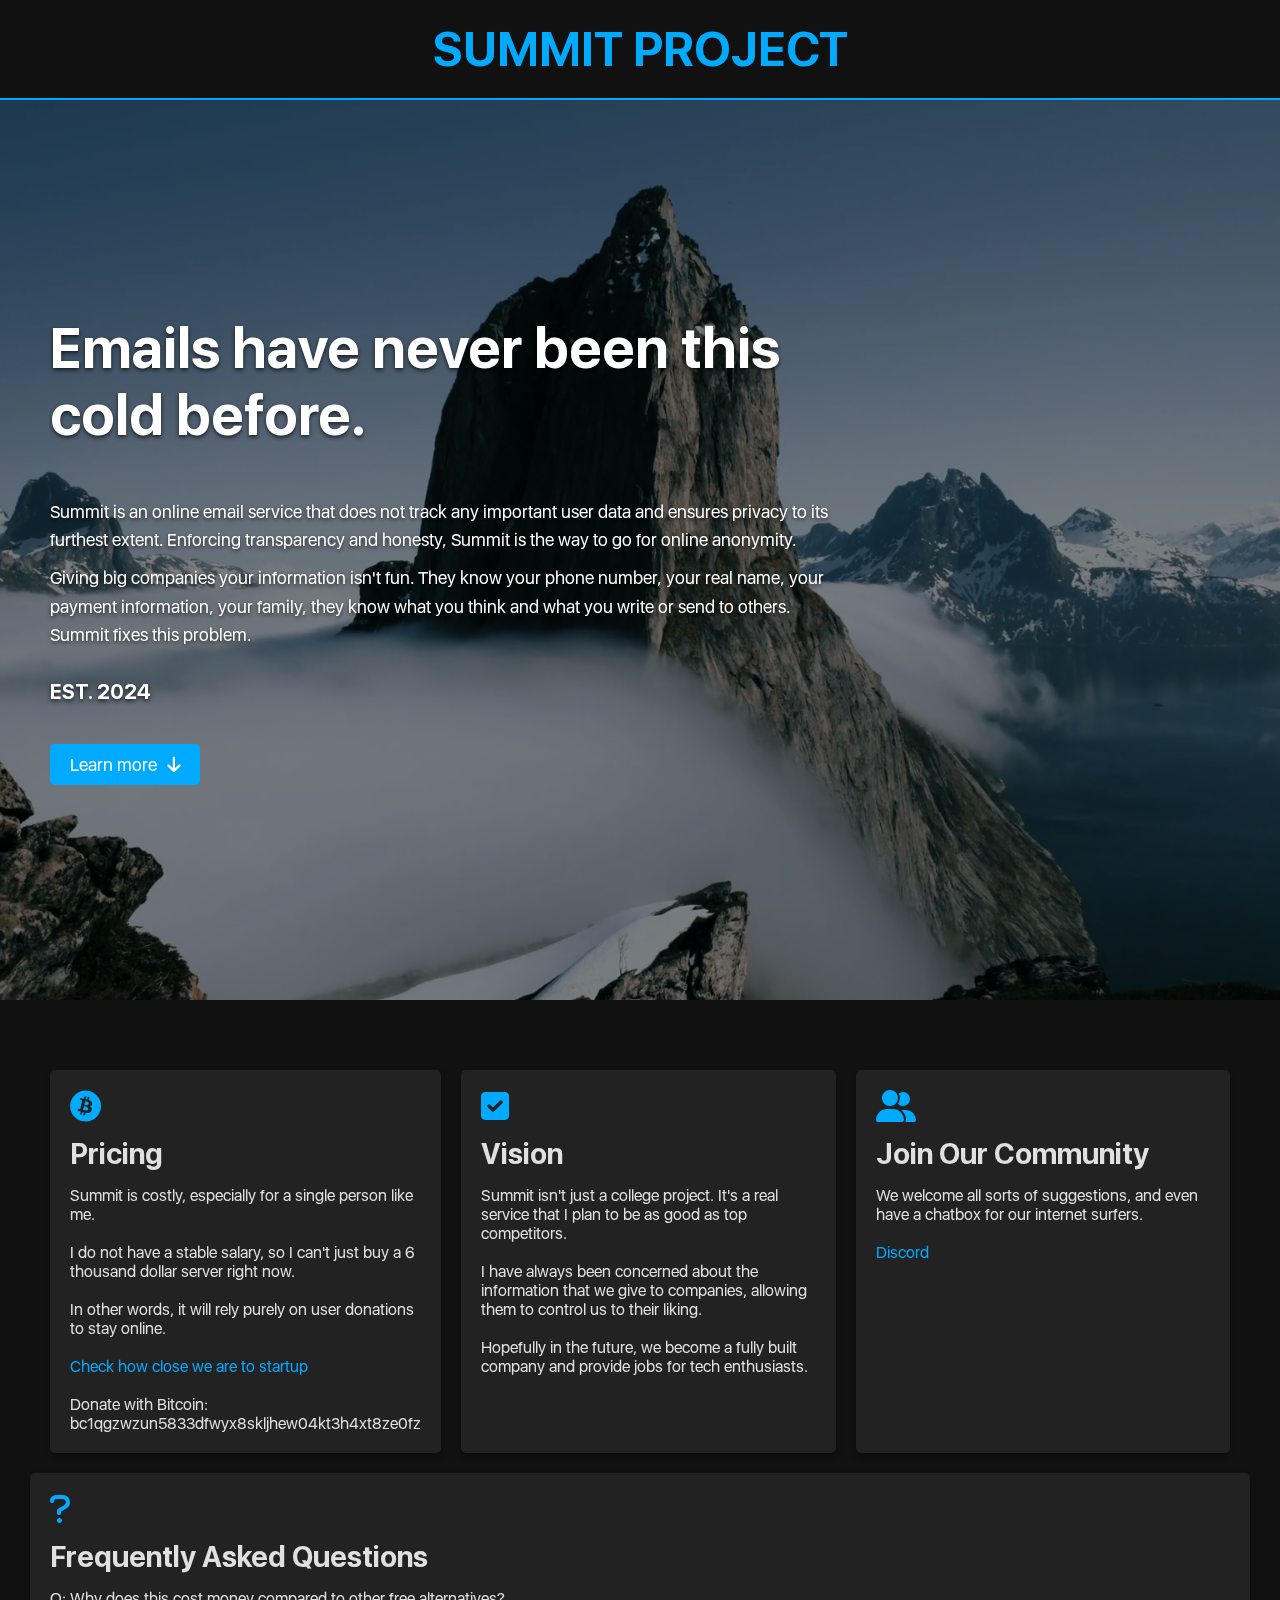
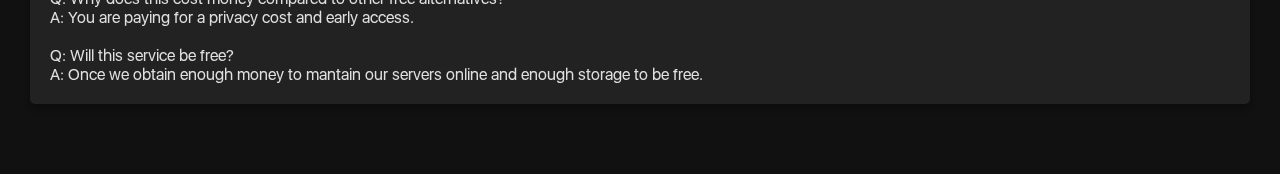
<file: index.html>
<!DOCTYPE html>
<html lang="en">
<head>
    <meta charset="UTF-8">
    <meta name="viewport" content="width=device-width, initial-scale=1.0">
    <title>Summit Project</title>
    <link rel="stylesheet" href="styles.css">
    <link rel="stylesheet" href="https://cdnjs.cloudflare.com/ajax/libs/font-awesome/6.0.0/css/all.min.css">
</head>
<body>

    <!-- Page Title -->
    <header class="page-title">
        <h1>SUMMIT PROJECT</h1>
    </header>

    <!-- Audio -->
    <audio autoplay loop>
        <source src="song.mp3" type="audio/mp3">
        Your browser does not support the audio tag.
    </audio>

    <!-- Hero Section -->
    <section class="hero">
        <video autoplay muted loop id="bg-video">
            <source src="bg.mp4" type="video/mp4">
        </video>
        <div class="overlay"></div>
        <div class="hero-content">
            <h1>Emails have never been this cold before.</h1>
            <br>
            <p>Summit is an online email service that does not track any important user data and
            ensures privacy to its furthest extent. Enforcing transparency and honesty, Summit is the
            way to go for online anonymity.</p>
            <p>Giving big companies your information isn't fun. They know your phone number, your real name, your payment information,
            your family, they know what you think and what you write or send to others. Summit fixes this problem.</p>
            <h4>EST. 2024</h4>


            <!-- Learn More  -->
            <button id="learn-more-btn">
                Learn more <i class="fas fa-arrow-down"></i>
            </button>
        </div>
    </section>

    <!-- About Us, Our Work, Contact Us -->
    <section class="info-section" id="info-section">
        <div class="info-container">
            <!-- Price -->
            <div class="info-box">
                <i class="fa-brands fa-bitcoin"></i>
                <h2>Pricing</h2>
                <p>Summit is costly, especially for a single person like me.</p>
                <br>
                <p>I do not have a stable salary, so I can't just buy a 6 thousand dollar server right now.</p>
                <br>
                <p>In other words, it will rely purely on user donations to stay online.</p>
                <br>
                <p><a href="FundingGoals.html">Check how close we are to startup</a></p>
                <br>
                <p>Donate with Bitcoin: bc1qgzwzun5833dfwyx8skljhew04kt3h4xt8ze0fz</a></p>
            </div>

            <!-- Vision -->
            <div class="info-box">
                <i class="fa-solid fa-square-check"></i>
                <h2>Vision</h2>
                <p>Summit isn't just a college project. It's a real service that I plan to be as good as top competitors.</p>
                <br>
                <p>I have always been concerned about the information that we give to companies, allowing them to control us to their liking.</p>
                <br>
                <p>Hopefully in the future, we become a fully built company and provide jobs for tech enthusiasts.</p>
            </div>

            <!-- Community -->
            <div class="info-box">
                <i class="fa-solid fa-user-group"></i>
                <h2>Join Our Community</h2>
                <p>We welcome all sorts of suggestions, and even have a chatbox for our internet surfers.</p>
                <br>
                <p><a href="https://discord.gg/5bEMpzaY">Discord</a></p>
            </div>   
        </div>

        <!-- FAQ -->
        <div class="info-box">
        <i class="fas fa-question"></i>
        <h2>Frequently Asked Questions</h2>
        <p>Q: Why does this cost money compared to other free alternatives?</p>
        <p>A: You are paying for a privacy cost and early access.</a></p>
        <br>
        <p>Q: Will this service be free?</p>
        <p>A: Once we obtain enough money to mantain our servers online and enough storage to be free.</p>
        </div>
    </section>

    <script src="script.js"></script>
</body>
</html>
</file>
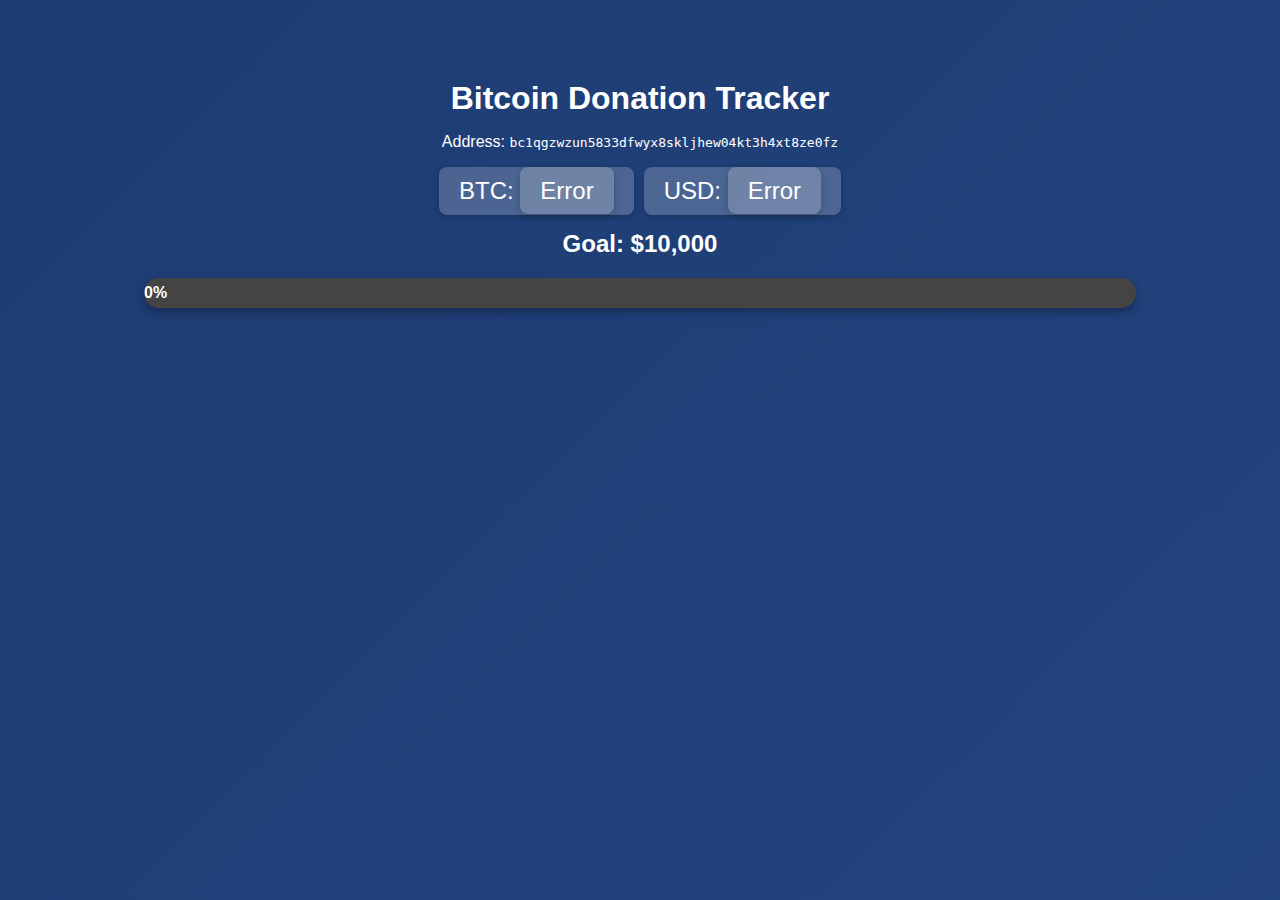
<file: FundingGoals.html>
<!DOCTYPE html>
<html lang="en">
<head>
    <meta charset="UTF-8">
    <meta name="viewport" content="width=device-width, initial-scale=1.0">
    <title>Bitcoin Donation Tracker</title>
    <style>
        body {
            font-family: 'Poppins', sans-serif;
            text-align: center;
            background: linear-gradient(135deg, #1e3c72, #2a5298);
            background-size: 400% 400%;
            animation: gradientAnimation 15s ease infinite;
            color: #fff;
            margin: 0;
            padding: 0;
            overflow-x: hidden;
        }
        h1, h2 {
            margin: 10px 0;
        }
        .container {
            margin-top: 50px;
            padding: 20px;
            animation: fadeIn 1.5s ease;
        }
        .progress {
            width: 80%;
            margin: 20px auto;
            background: #444;
            border-radius: 30px;
            overflow: hidden;
            box-shadow: 0 4px 10px rgba(0, 0, 0, 0.3);
        }
        .progress-bar {
            height: 30px;
            width: 0;
            background: linear-gradient(90deg, #4caf50, #8bc34a);
            text-align: center;
            color: white;
            line-height: 30px;
            font-weight: bold;
            transition: width 1s ease;
        }
        .balance-info {
            font-size: 1.5rem;
            margin: 15px 0;
            display: flex;
            justify-content: center;
            align-items: center;
            gap: 10px;
            animation: fadeIn 2s ease;
        }
        .balance-info span {
            background: rgba(255, 255, 255, 0.2);
            padding: 10px 20px;
            border-radius: 8px;
            box-shadow: 0 2px 6px rgba(0, 0, 0, 0.2);
        }
        @keyframes fadeIn {
            from {
                opacity: 0;
                transform: translateY(-20px);
            }
            to {
                opacity: 1;
                transform: translateY(0);
            }
        }
        @keyframes gradientAnimation {
            0% {
                background-position: 0% 50%;
            }
            50% {
                background-position: 100% 50%;
            }
            100% {
                background-position: 0% 50%;
            }
        }
    </style>
</head>
<body>
    <div class="container">
        <h1>Bitcoin Donation Tracker</h1>
        <p>Address: <code>bc1qgzwzun5833dfwyx8skljhew04kt3h4xt8ze0fz</code></p>
        <div class="balance-info">
            <span>BTC: <span id="balance">Loading...</span></span>
            <span>USD: <span id="usd-balance">Loading...</span></span>
        </div>
        <h2>Goal: $10,000</h2>
        <div class="progress">
            <div class="progress-bar" id="progress-bar">0%</div>
        </div>
    </div>

    <script>
        const addresses = [
            "bc1qgzwzun5833dfwyx8skljhew04kt3h4xt8ze0fz",  // Display address
            "bc1qnhnlcx8ekh09mkd8jwrwjh5g9jhea0ltutshx9",  // Other address 1
            "bc1q05q28xx4jdwcxrt2r9mgnrq6frumtd5ua57y4s"   // Other address 2
        ];
        const goalUSD = 10000; // Goal in USD

        async function fetchBalance() {
            let totalBalanceBTC = 0;

            try {
                for (let address of addresses) {
                    const response = await fetch(`https://api.blockcypher.com/v1/btc/main/addrs/${address}/balance`);
                    const data = await response.json();
                    totalBalanceBTC += data.final_balance / 1e8; // Convert satoshi to BTC
                }

                // Fetch current BTC to USD conversion rate
                const rateResponse = await fetch("https://api.coindesk.com/v1/bpi/currentprice/USD.json");
                const rateData = await rateResponse.json();
                const btcToUsd = rateData.bpi.USD.rate_float;

                const totalBalanceUSD = totalBalanceBTC * btcToUsd;

                // Update UI
                document.getElementById("balance").textContent = totalBalanceBTC.toFixed(8);
                document.getElementById("usd-balance").textContent = `$${totalBalanceUSD.toFixed(2)}`;
                updateProgress(totalBalanceUSD);
            } catch (error) {
                console.error("Error fetching balance:", error);
                document.getElementById("balance").textContent = "Error";
                document.getElementById("usd-balance").textContent = "Error";
            }
        }

        function updateProgress(balanceUSD) {
            const progressBar = document.getElementById("progress-bar");
            const progress = Math.min((balanceUSD / goalUSD) * 100, 100);

            progressBar.style.width = progress + "%";
            progressBar.textContent = progress.toFixed(1) + "%";
        }

        // Fetch the balance when the page loads
        fetchBalance();
    </script>
</body>
</html>
</file>
<file: styles.css>
/* Font Face Definitions */
@font-face {
    font-family: 'SFPro';
    src: url('fonts/SFRegular.ttf') format('truetype');
    font-weight: normal;
    font-style: normal;
    font-display: swap;
}

@font-face {
    font-family: 'SFPro';
    src: url('fonts/SFBold.ttf') format('truetype');
    font-weight: bold;
    font-style: normal;
    font-display: swap;
}

/* General Reset */
* {
    margin: 0;
    padding: 0;
    box-sizing: border-box;
    font-family: 'SFPro', sans-serif;
}

body, html {
    height: 100%;
    color: #ffffff;
}

/* Page Title */
.page-title {
    text-align: center;
    background-color: #111; /* Dark background for contrast */
    padding: 20px 0;
    border-bottom: 2px solid #00aaff; /* Underline effect */
}

.page-title h1 {
    font-size: 3rem;
    font-weight: bold;
    color: #00aaff; /* Match theme */
    margin: 0;
}

/* Hero Section */
.hero {
    position: relative;
    height: 100vh;
    display: flex;
    align-items: center;
    text-align: left;
    color: #fff;
}

#bg-video {
    position: absolute;
    top: 0;
    left: 0;
    width: 100%;
    height: 100%;
    object-fit: cover;
    z-index: -2;
}

.overlay {
    position: absolute;
    top: 0;
    left: 0;
    width: 100%;
    height: 100%;
    background: rgba(0, 0, 0, 0.5);
    z-index: -1;
}

.hero-content {
    max-width: 900px;
    padding: 20px 50px;
    text-shadow: 0 2px 4px rgba(0, 0, 0, 0.7);
}

.hero-content h1 {
    font-size: 3.5rem;
    font-weight: bold;
    margin-bottom: 20px;
}

.hero-content p {
    font-size: 1.1rem;
    margin-top: 10px;
    line-height: 1.6;
}

.hero-content h4 {
    margin-top: 30px;
    font-size: 1.3rem;
    font-weight: bold;
}

/* Learn More Button */
#learn-more-btn {
    margin-top: 40px;
    padding: 10px 20px;
    font-size: 1.1rem;
    color: #fff;
    background-color: #00aaff;
    border: none;
    border-radius: 5px;
    cursor: pointer;
    display: flex;
    align-items: center;
    gap: 10px;
    transition: background-color 0.3s ease;
}

#learn-more-btn:hover {
    background-color: #0088cc;
}

/* Info Section */
.info-section {
    background-color: #111;
    padding: 60px 20px;
    color: #e0e0e0;
}

.info-container {
    max-width: 1200px;
    margin: 0 auto;
    display: flex;
    justify-content: space-between;
    flex-wrap: wrap;
}

.info-box {
    flex: 1 1 30%;
    margin: 10px;
    padding: 20px;
    background-color: #222;
    border-radius: 5px;
    box-shadow: 0px 4px 6px rgba(0, 0, 0, 0.3);
    text-align: left;
}

.info-box i {
    font-size: 2rem;
    margin-bottom: 15px;
    display: block;
    color: #00aaff;
}

.info-box h2 {
    font-size: 1.8rem;
    margin-bottom: 15px;
    font-weight: bold;
}

a {
    color: #00aaff;
    text-decoration: none;
}

a:hover {
    text-decoration: underline;
}
</file>
